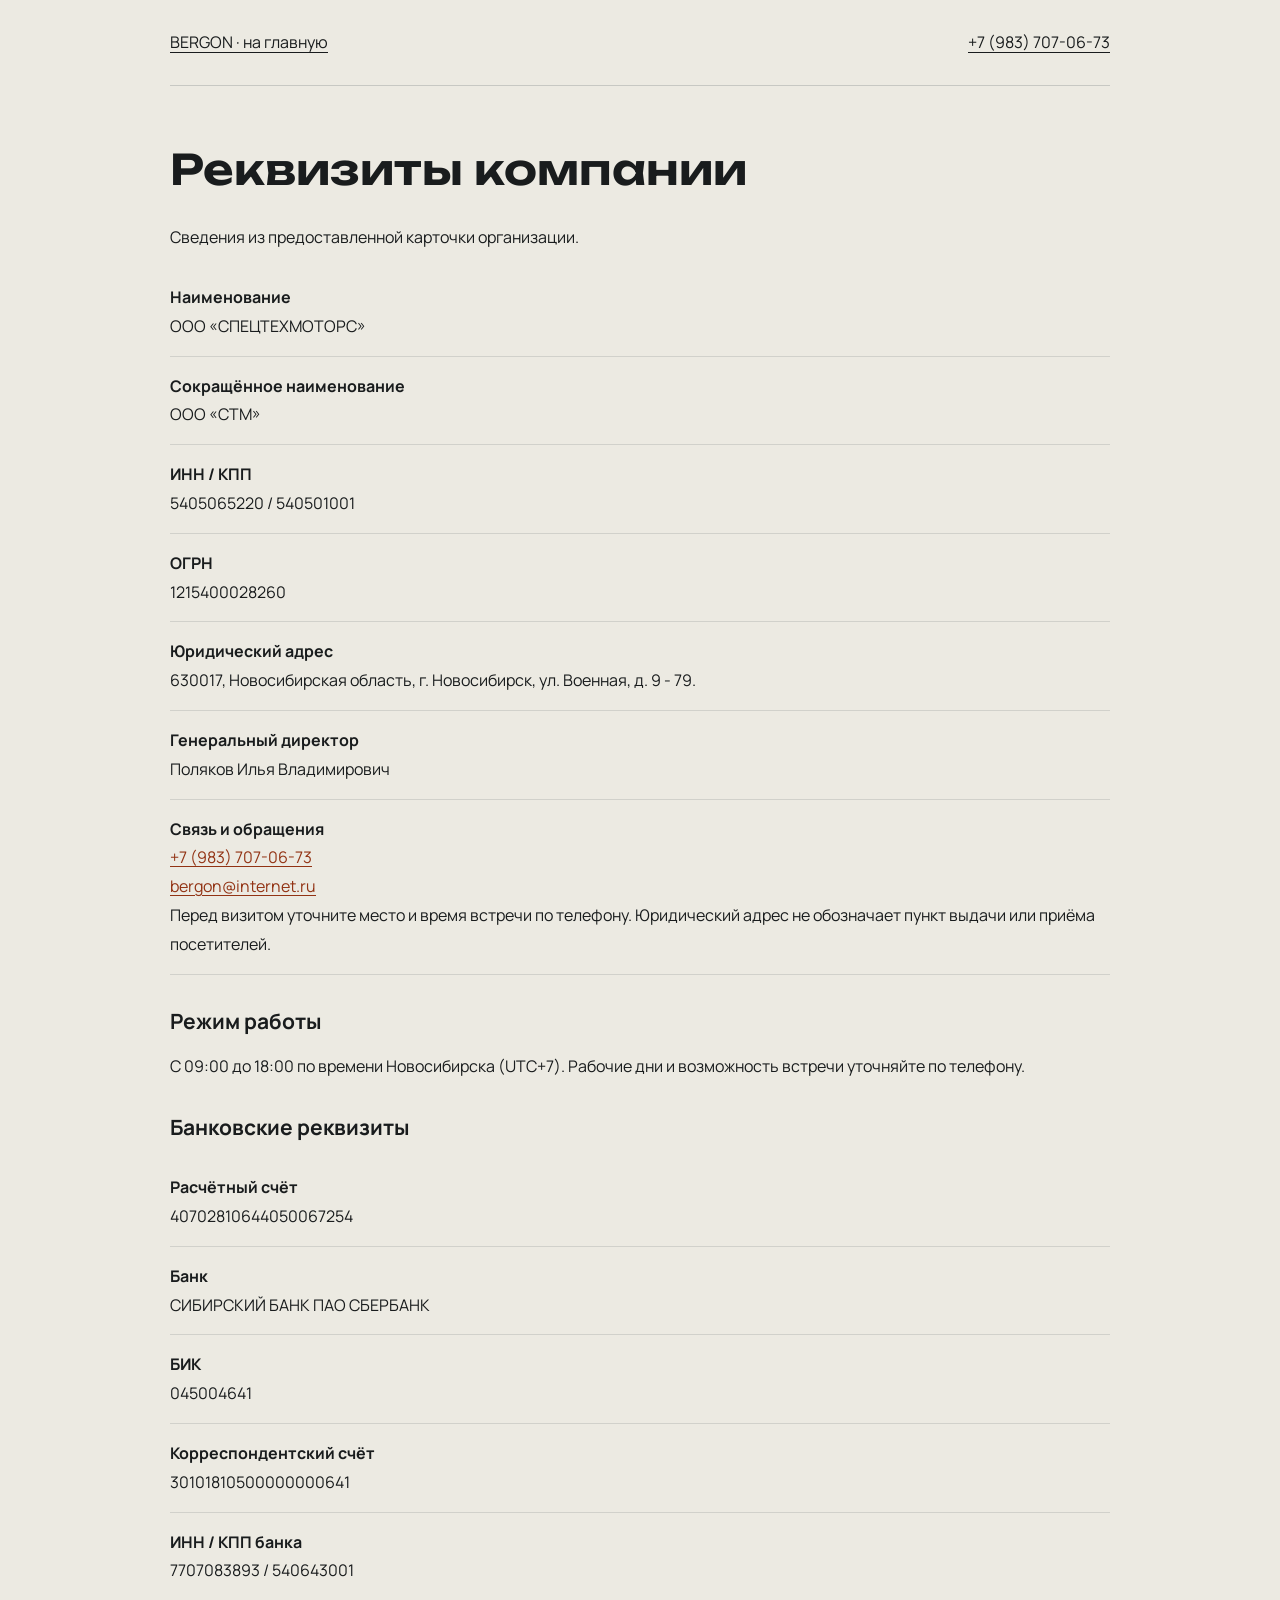
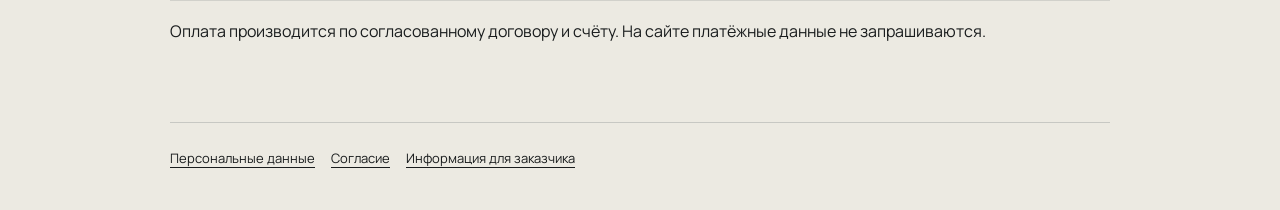
<file: company.html>
<!doctype html>
<html lang="ru"><head><meta charset="utf-8"><meta name="viewport" content="width=device-width,initial-scale=1"><title>Реквизиты компании — BERGON</title><link rel="stylesheet" href="assets/fonts/fonts.css"><link rel="stylesheet" href="legal.css?v=51"></head>
<body class="legal-page"><header class="legal-header"><a href="index.html">BERGON · на главную</a><a href="tel:+79837070673">+7 (983) 707-06-73</a></header><main class="legal-document">
<h1>Реквизиты компании</h1><p>Сведения из предоставленной карточки организации.</p>
<dl><dt>Наименование</dt><dd>ООО «СПЕЦТЕХМОТОРС»</dd><dt>Сокращённое наименование</dt><dd>ООО «СТМ»</dd>
<dt>ИНН / КПП</dt><dd>5405065220 / 540501001</dd><dt>ОГРН</dt><dd>1215400028260</dd>
<dt>Юридический адрес</dt><dd>630017, Новосибирская область, г. Новосибирск, ул. Военная, д. 9 - 79.</dd>
<dt>Генеральный директор</dt><dd>Поляков Илья Владимирович</dd>
<dt>Связь и обращения</dt><dd><a href="tel:+79837070673">+7 (983) 707-06-73</a><br><a href="mailto:bergon@internet.ru">bergon@internet.ru</a><br>Перед визитом уточните место и время встречи по телефону. Юридический адрес не обозначает пункт выдачи или приёма посетителей.</dd></dl>
<h2>Режим работы</h2><p>С 09:00 до 18:00 по времени Новосибирска (UTC+7). Рабочие дни и возможность встречи уточняйте по телефону.</p>
<h2>Банковские реквизиты</h2><dl><dt>Расчётный счёт</dt><dd>40702810644050067254</dd><dt>Банк</dt><dd>СИБИРСКИЙ БАНК ПАО СБЕРБАНК</dd><dt>БИК</dt><dd>045004641</dd><dt>Корреспондентский счёт</dt><dd>30101810500000000641</dd><dt>ИНН / КПП банка</dt><dd>7707083893 / 540643001</dd></dl>
<p>Оплата производится по согласованному договору и счёту. На сайте платёжные данные не запрашиваются.</p>
</main><footer class="legal-footer"><a href="privacy.html">Персональные данные</a><a href="consent.html">Согласие</a><a href="terms.html">Информация для заказчика</a></footer></body></html>
</file>
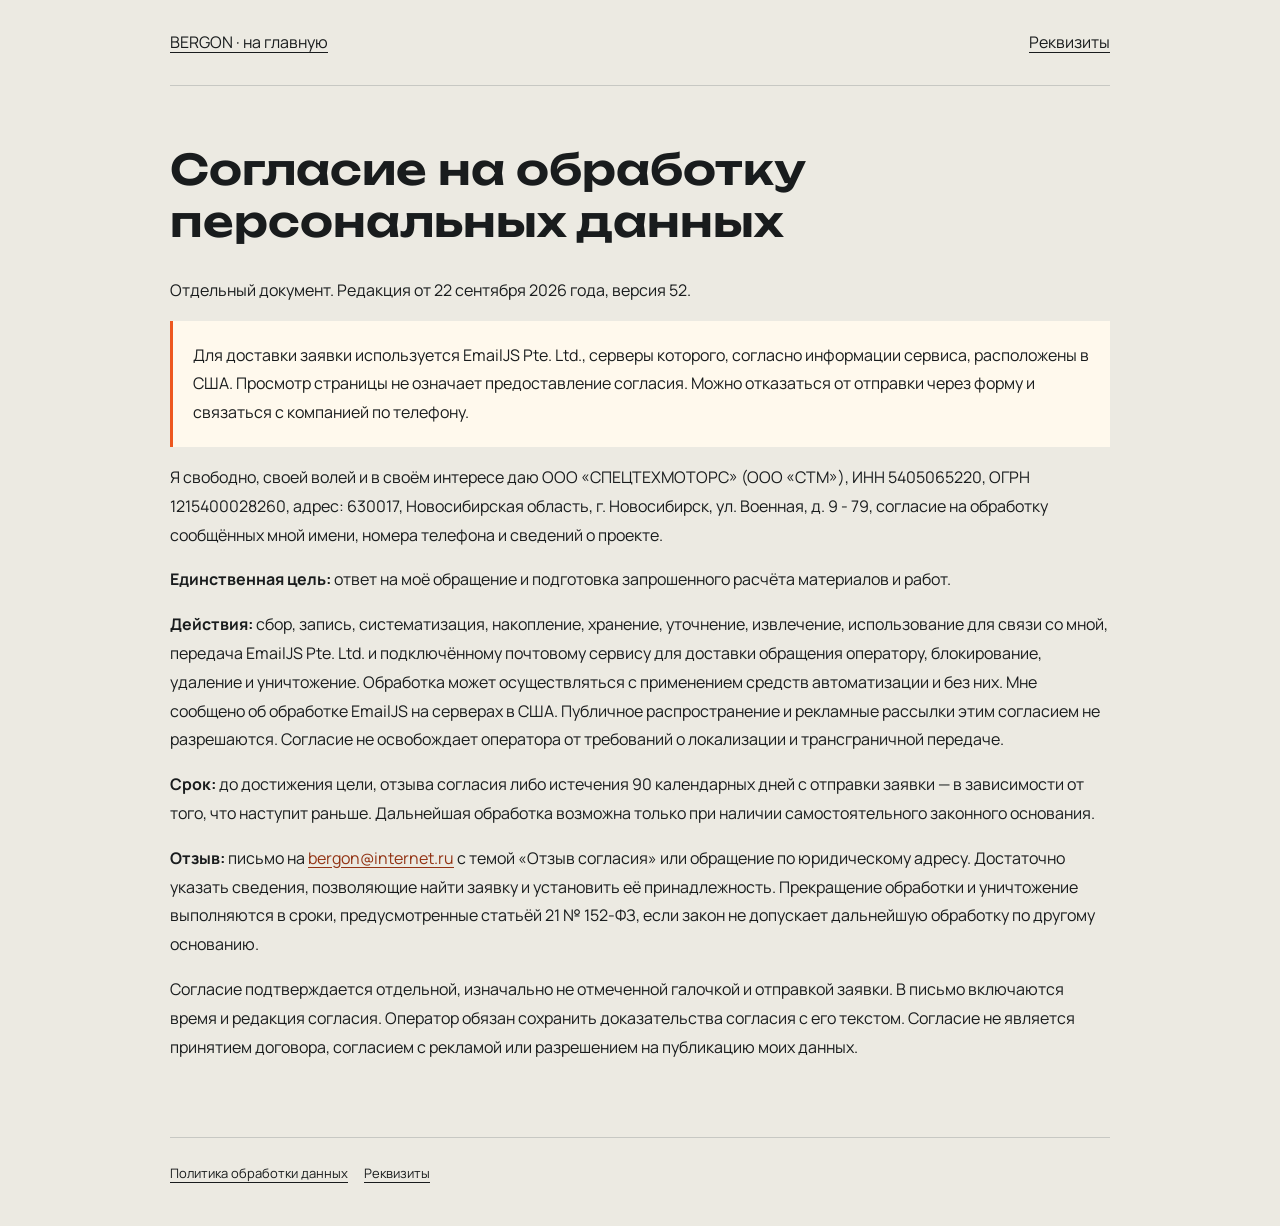
<file: consent.html>
<!doctype html>
<html lang="ru"><head><meta charset="utf-8"><meta name="viewport" content="width=device-width,initial-scale=1"><meta name="robots" content="noindex"><title>Согласие на обработку данных — BERGON</title><link rel="stylesheet" href="assets/fonts/fonts.css"><link rel="stylesheet" href="legal.css?v=51"></head>
<body class="legal-page"><header class="legal-header"><a href="index.html">BERGON · на главную</a><a href="company.html">Реквизиты</a></header><main class="legal-document">
<h1>Согласие на обработку персональных данных</h1><p>Отдельный документ. Редакция от 22 сентября 2026 года, версия 52.</p><p class="legal-notice">Для доставки заявки используется EmailJS Pte. Ltd., серверы которого, согласно информации сервиса, расположены в США. Просмотр страницы не означает предоставление согласия. Можно отказаться от отправки через форму и связаться с компанией по телефону.</p>
<p>Я свободно, своей волей и в своём интересе даю ООО «СПЕЦТЕХМОТОРС» (ООО «СТМ»), ИНН 5405065220, ОГРН 1215400028260, адрес: 630017, Новосибирская область, г. Новосибирск, ул. Военная, д. 9 - 79, согласие на обработку сообщённых мной имени, номера телефона и сведений о проекте.</p>
<p><strong>Единственная цель:</strong> ответ на моё обращение и подготовка запрошенного расчёта материалов и работ.</p>
<p><strong>Действия:</strong> сбор, запись, систематизация, накопление, хранение, уточнение, извлечение, использование для связи со мной, передача EmailJS Pte. Ltd. и подключённому почтовому сервису для доставки обращения оператору, блокирование, удаление и уничтожение. Обработка может осуществляться с применением средств автоматизации и без них. Мне сообщено об обработке EmailJS на серверах в США. Публичное распространение и рекламные рассылки этим согласием не разрешаются. Согласие не освобождает оператора от требований о локализации и трансграничной передаче.</p>
<p><strong>Срок:</strong> до достижения цели, отзыва согласия либо истечения 90 календарных дней с отправки заявки — в зависимости от того, что наступит раньше. Дальнейшая обработка возможна только при наличии самостоятельного законного основания.</p>
<p><strong>Отзыв:</strong> письмо на <a href="mailto:bergon@internet.ru">bergon@internet.ru</a> с темой «Отзыв согласия» или обращение по юридическому адресу. Достаточно указать сведения, позволяющие найти заявку и установить её принадлежность. Прекращение обработки и уничтожение выполняются в сроки, предусмотренные статьёй 21 № 152-ФЗ, если закон не допускает дальнейшую обработку по другому основанию.</p>
<p>Согласие подтверждается отдельной, изначально не отмеченной галочкой и отправкой заявки. В письмо включаются время и редакция согласия. Оператор обязан сохранить доказательства согласия с его текстом. Согласие не является принятием договора, согласием с рекламой или разрешением на публикацию моих данных.</p>
</main><footer class="legal-footer"><a href="privacy.html">Политика обработки данных</a><a href="company.html">Реквизиты</a></footer></body></html>
</file>
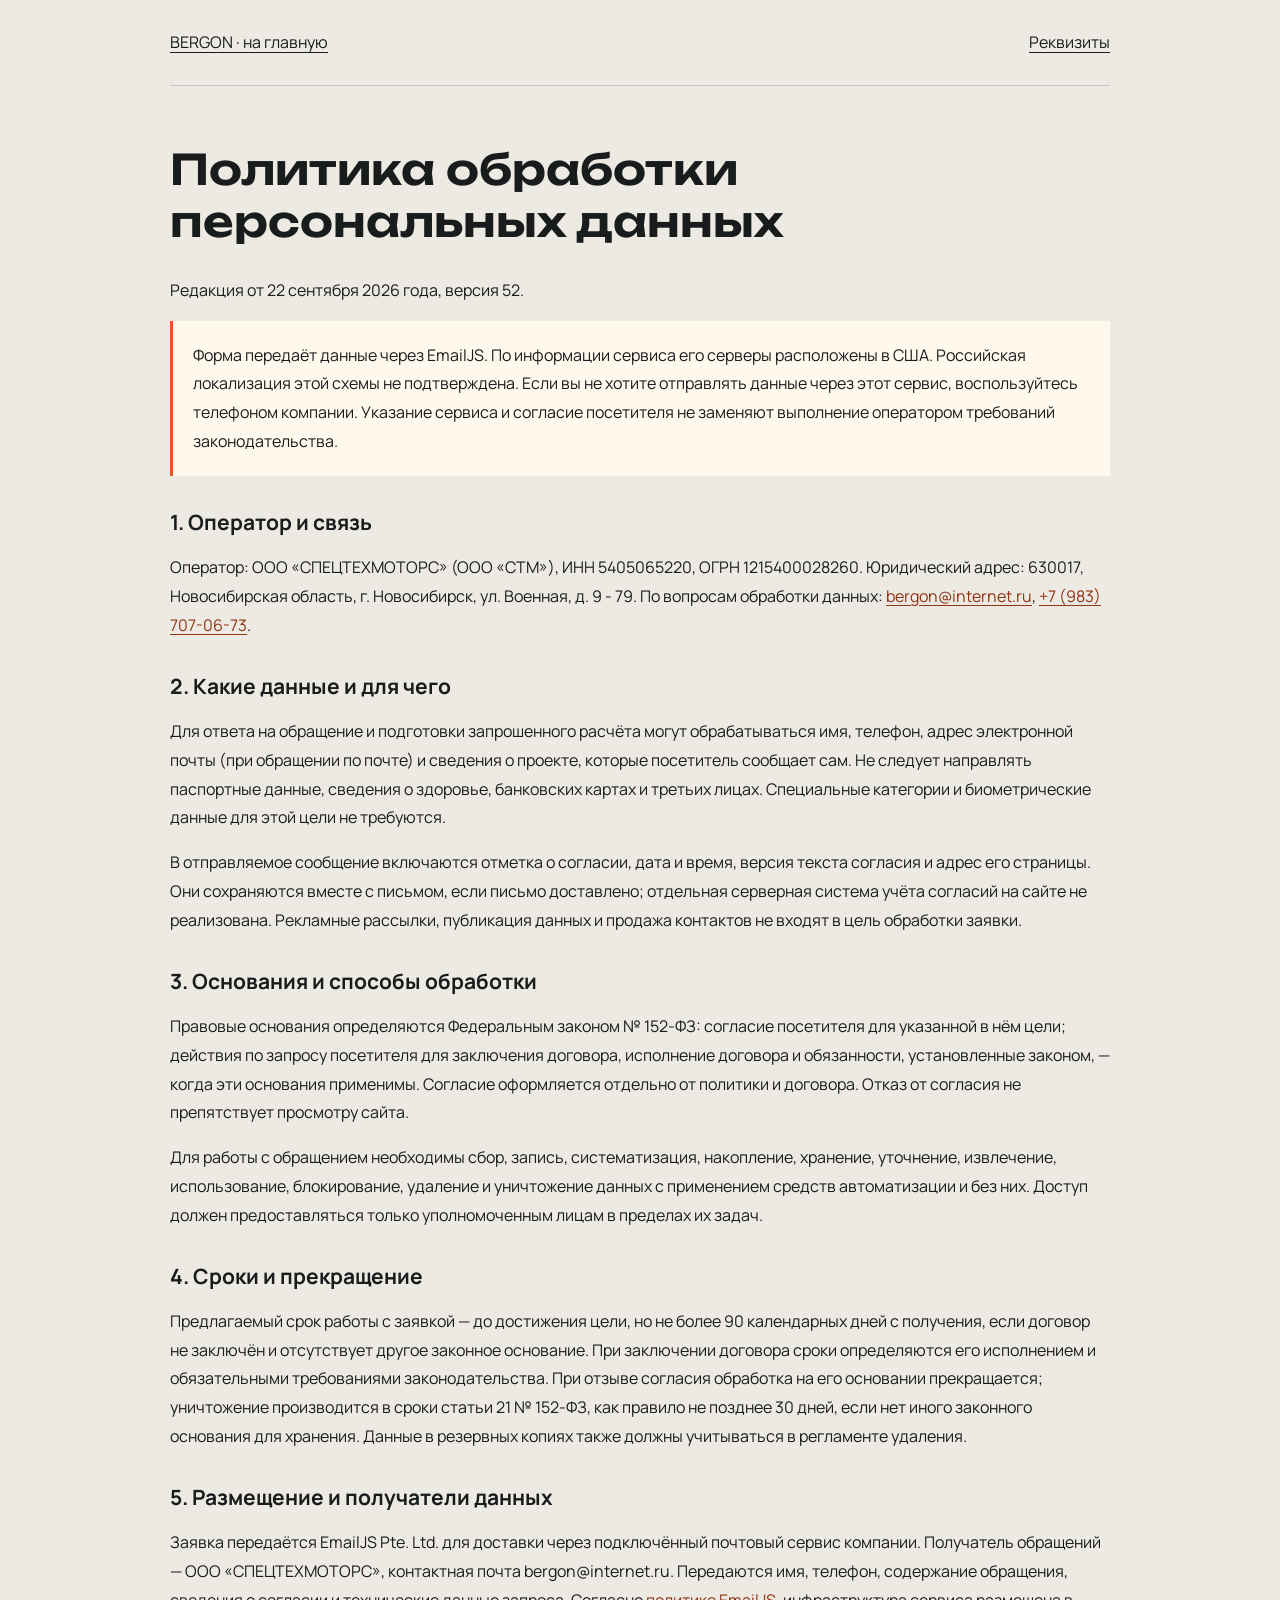
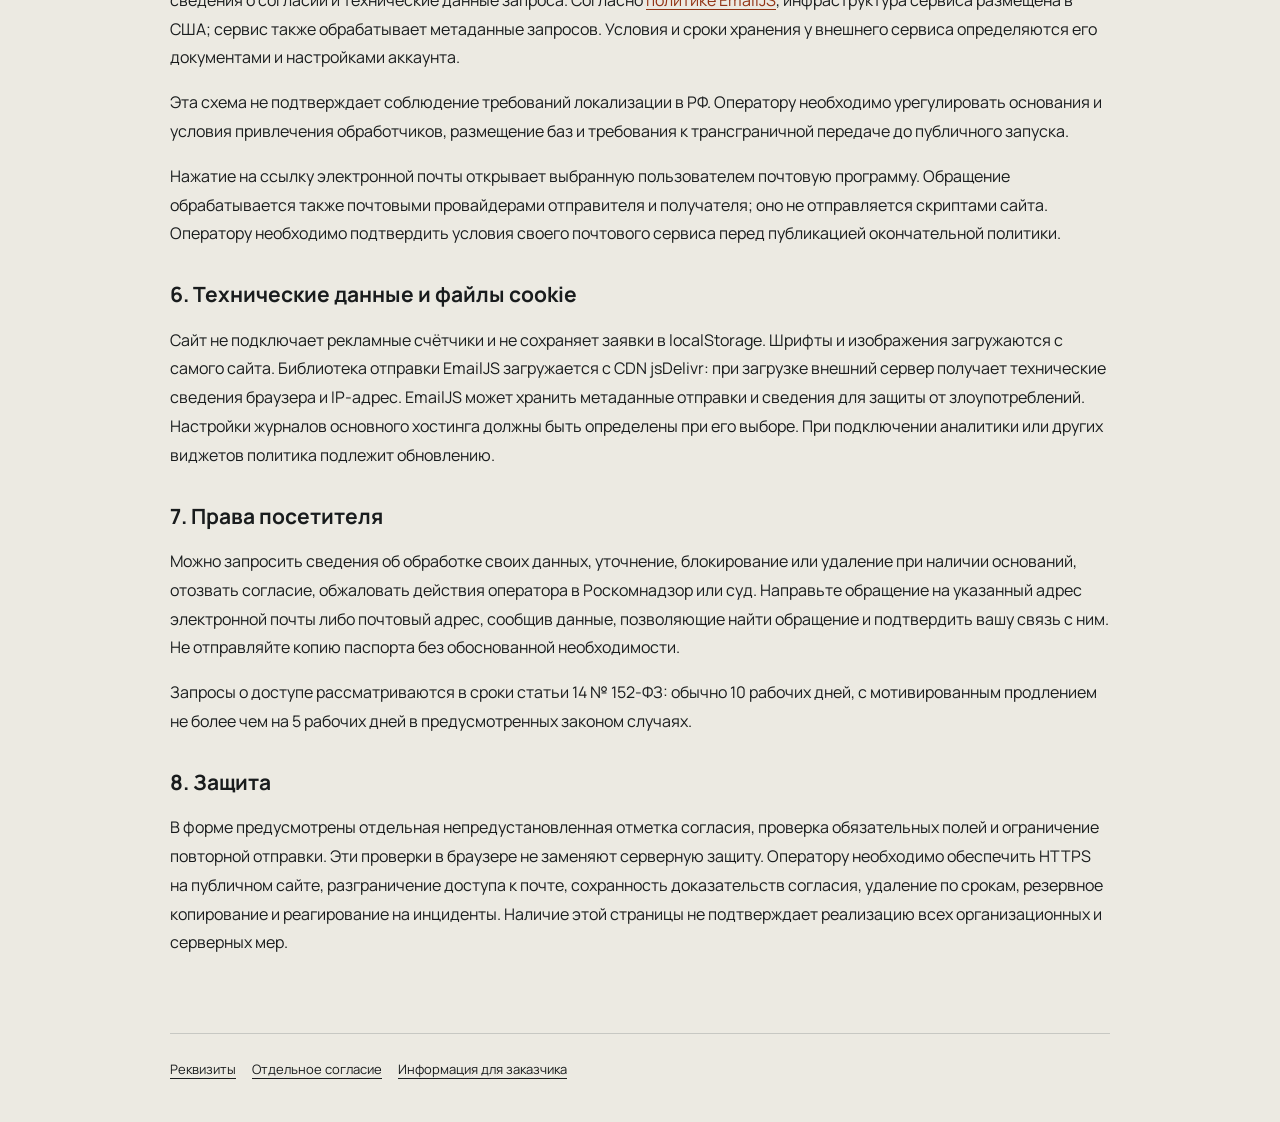
<file: privacy.html>
<!doctype html>
<html lang="ru"><head><meta charset="utf-8"><meta name="viewport" content="width=device-width,initial-scale=1"><meta name="robots" content="noindex"><title>Персональные данные — BERGON</title><link rel="stylesheet" href="assets/fonts/fonts.css"><link rel="stylesheet" href="legal.css?v=51"></head>
<body class="legal-page"><header class="legal-header"><a href="index.html">BERGON · на главную</a><a href="company.html">Реквизиты</a></header><main class="legal-document">
<h1>Политика обработки персональных данных</h1><p>Редакция от 22 сентября 2026 года, версия 52.</p>
<p class="legal-notice">Форма передаёт данные через EmailJS. По информации сервиса его серверы расположены в США. Российская локализация этой схемы не подтверждена. Если вы не хотите отправлять данные через этот сервис, воспользуйтесь телефоном компании. Указание сервиса и согласие посетителя не заменяют выполнение оператором требований законодательства.</p>
<h2>1. Оператор и связь</h2><p>Оператор: ООО «СПЕЦТЕХМОТОРС» (ООО «СТМ»), ИНН 5405065220, ОГРН 1215400028260. Юридический адрес: 630017, Новосибирская область, г. Новосибирск, ул. Военная, д. 9 - 79. По вопросам обработки данных: <a href="mailto:bergon@internet.ru">bergon@internet.ru</a>, <a href="tel:+79837070673">+7 (983) 707-06-73</a>.</p>
<h2>2. Какие данные и для чего</h2><p>Для ответа на обращение и подготовки запрошенного расчёта могут обрабатываться имя, телефон, адрес электронной почты (при обращении по почте) и сведения о проекте, которые посетитель сообщает сам. Не следует направлять паспортные данные, сведения о здоровье, банковских картах и третьих лицах. Специальные категории и биометрические данные для этой цели не требуются.</p>
<p>В отправляемое сообщение включаются отметка о согласии, дата и время, версия текста согласия и адрес его страницы. Они сохраняются вместе с письмом, если письмо доставлено; отдельная серверная система учёта согласий на сайте не реализована. Рекламные рассылки, публикация данных и продажа контактов не входят в цель обработки заявки.</p>
<h2>3. Основания и способы обработки</h2><p>Правовые основания определяются Федеральным законом № 152-ФЗ: согласие посетителя для указанной в нём цели; действия по запросу посетителя для заключения договора, исполнение договора и обязанности, установленные законом, — когда эти основания применимы. Согласие оформляется отдельно от политики и договора. Отказ от согласия не препятствует просмотру сайта.</p>
<p>Для работы с обращением необходимы сбор, запись, систематизация, накопление, хранение, уточнение, извлечение, использование, блокирование, удаление и уничтожение данных с применением средств автоматизации и без них. Доступ должен предоставляться только уполномоченным лицам в пределах их задач.</p>
<h2>4. Сроки и прекращение</h2><p>Предлагаемый срок работы с заявкой — до достижения цели, но не более 90 календарных дней с получения, если договор не заключён и отсутствует другое законное основание. При заключении договора сроки определяются его исполнением и обязательными требованиями законодательства. При отзыве согласия обработка на его основании прекращается; уничтожение производится в сроки статьи 21 № 152-ФЗ, как правило не позднее 30 дней, если нет иного законного основания для хранения. Данные в резервных копиях также должны учитываться в регламенте удаления.</p>
<h2>5. Размещение и получатели данных</h2><p>Заявка передаётся EmailJS Pte. Ltd. для доставки через подключённый почтовый сервис компании. Получатель обращений — ООО «СПЕЦТЕХМОТОРС», контактная почта bergon@internet.ru. Передаются имя, телефон, содержание обращения, сведения о согласии и технические данные запроса. Согласно <a href="https://www.emailjs.com/legal/privacy-policy/" rel="noopener" target="_blank">политике EmailJS</a>, инфраструктура сервиса размещена в США; сервис также обрабатывает метаданные запросов. Условия и сроки хранения у внешнего сервиса определяются его документами и настройками аккаунта.</p><p>Эта схема не подтверждает соблюдение требований локализации в РФ. Оператору необходимо урегулировать основания и условия привлечения обработчиков, размещение баз и требования к трансграничной передаче до публичного запуска.</p>
<p>Нажатие на ссылку электронной почты открывает выбранную пользователем почтовую программу. Обращение обрабатывается также почтовыми провайдерами отправителя и получателя; оно не отправляется скриптами сайта. Оператору необходимо подтвердить условия своего почтового сервиса перед публикацией окончательной политики.</p>
<h2>6. Технические данные и файлы cookie</h2><p>Сайт не подключает рекламные счётчики и не сохраняет заявки в localStorage. Шрифты и изображения загружаются с самого сайта. Библиотека отправки EmailJS загружается с CDN jsDelivr: при загрузке внешний сервер получает технические сведения браузера и IP-адрес. EmailJS может хранить метаданные отправки и сведения для защиты от злоупотреблений. Настройки журналов основного хостинга должны быть определены при его выборе. При подключении аналитики или других виджетов политика подлежит обновлению.</p>
<h2>7. Права посетителя</h2><p>Можно запросить сведения об обработке своих данных, уточнение, блокирование или удаление при наличии оснований, отозвать согласие, обжаловать действия оператора в Роскомнадзор или суд. Направьте обращение на указанный адрес электронной почты либо почтовый адрес, сообщив данные, позволяющие найти обращение и подтвердить вашу связь с ним. Не отправляйте копию паспорта без обоснованной необходимости.</p>
<p>Запросы о доступе рассматриваются в сроки статьи 14 № 152-ФЗ: обычно 10 рабочих дней, с мотивированным продлением не более чем на 5 рабочих дней в предусмотренных законом случаях.</p>
<h2>8. Защита</h2><p>В форме предусмотрены отдельная непредустановленная отметка согласия, проверка обязательных полей и ограничение повторной отправки. Эти проверки в браузере не заменяют серверную защиту. Оператору необходимо обеспечить HTTPS на публичном сайте, разграничение доступа к почте, сохранность доказательств согласия, удаление по срокам, резервное копирование и реагирование на инциденты. Наличие этой страницы не подтверждает реализацию всех организационных и серверных мер.</p>
</main><footer class="legal-footer"><a href="company.html">Реквизиты</a><a href="consent.html">Отдельное согласие</a><a href="terms.html">Информация для заказчика</a></footer></body></html>
</file>
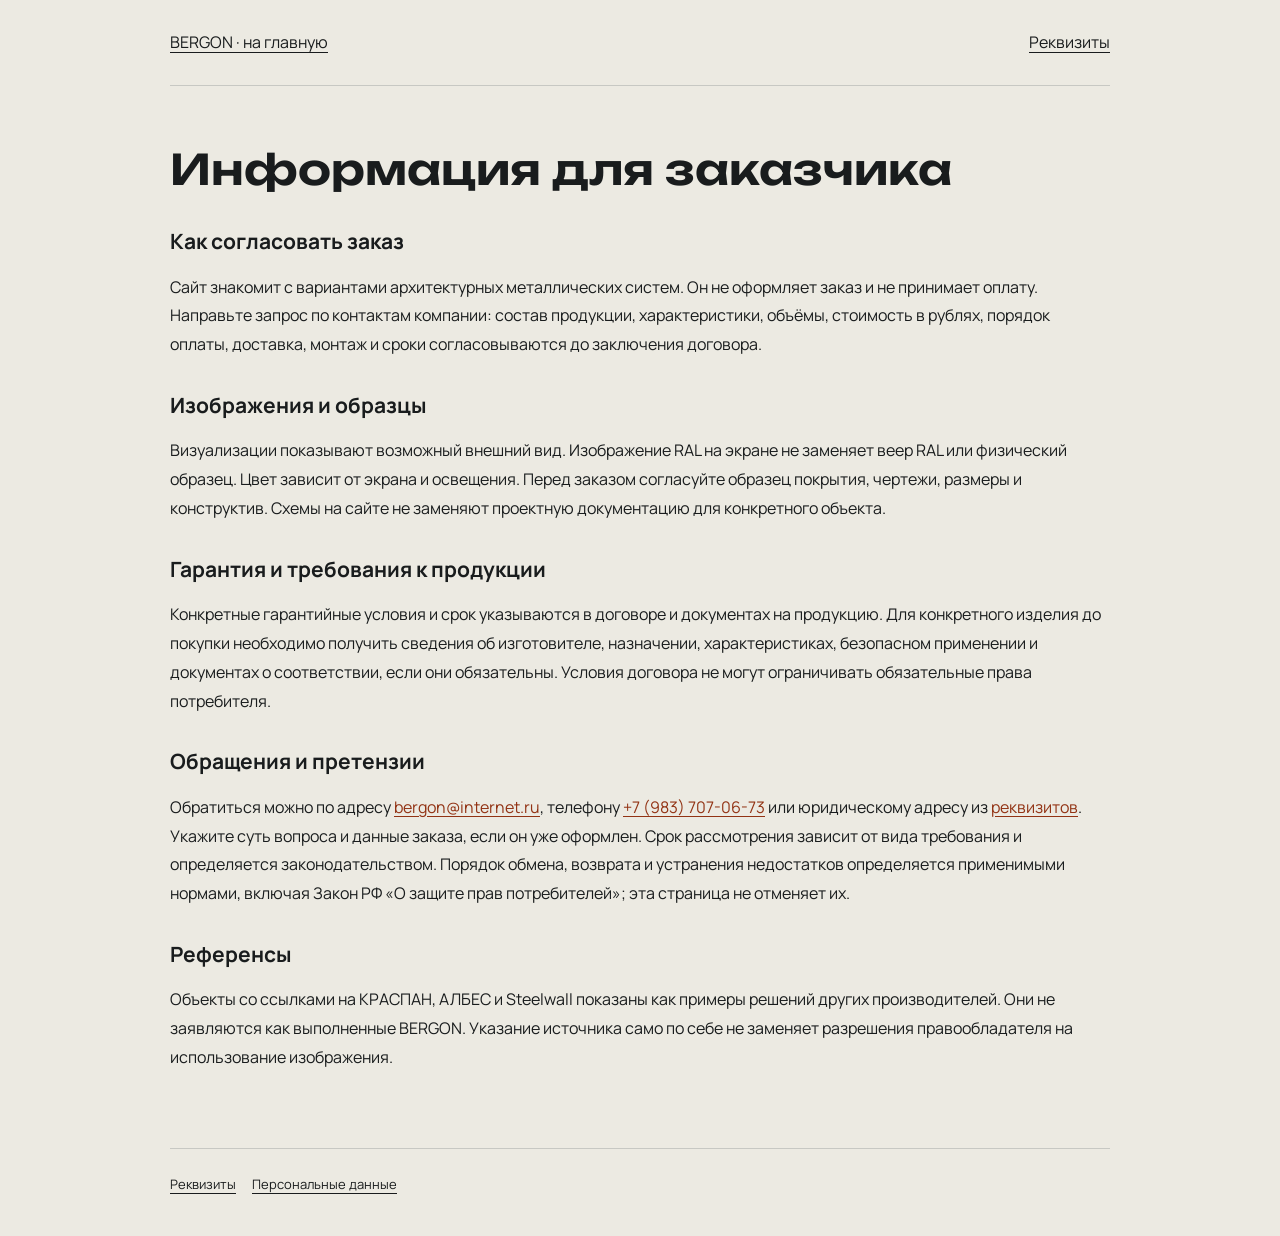
<file: terms.html>
<!doctype html>
<html lang="ru"><head><meta charset="utf-8"><meta name="viewport" content="width=device-width,initial-scale=1"><title>Информация для заказчика — BERGON</title><link rel="stylesheet" href="assets/fonts/fonts.css"><link rel="stylesheet" href="legal.css?v=51"></head>
<body class="legal-page"><header class="legal-header"><a href="index.html">BERGON · на главную</a><a href="company.html">Реквизиты</a></header><main class="legal-document">
<h1>Информация для заказчика</h1><h2>Как согласовать заказ</h2><p>Сайт знакомит с вариантами архитектурных металлических систем. Он не оформляет заказ и не принимает оплату. Направьте запрос по контактам компании: состав продукции, характеристики, объёмы, стоимость в рублях, порядок оплаты, доставка, монтаж и сроки согласовываются до заключения договора.</p>
<h2>Изображения и образцы</h2><p>Визуализации показывают возможный внешний вид. Изображение RAL на экране не заменяет веер RAL или физический образец. Цвет зависит от экрана и освещения. Перед заказом согласуйте образец покрытия, чертежи, размеры и конструктив. Схемы на сайте не заменяют проектную документацию для конкретного объекта.</p>
<h2>Гарантия и требования к продукции</h2><p>Конкретные гарантийные условия и срок указываются в договоре и документах на продукцию. Для конкретного изделия до покупки необходимо получить сведения об изготовителе, назначении, характеристиках, безопасном применении и документах о соответствии, если они обязательны. Условия договора не могут ограничивать обязательные права потребителя.</p>
<h2>Обращения и претензии</h2><p>Обратиться можно по адресу <a href="mailto:bergon@internet.ru">bergon@internet.ru</a>, телефону <a href="tel:+79837070673">+7 (983) 707-06-73</a> или юридическому адресу из <a href="company.html">реквизитов</a>. Укажите суть вопроса и данные заказа, если он уже оформлен. Срок рассмотрения зависит от вида требования и определяется законодательством. Порядок обмена, возврата и устранения недостатков определяется применимыми нормами, включая Закон РФ «О защите прав потребителей»; эта страница не отменяет их.</p>
<h2>Референсы</h2><p>Объекты со ссылками на КРАСПАН, АЛБЕС и Steelwall показаны как примеры решений других производителей. Они не заявляются как выполненные BERGON. Указание источника само по себе не заменяет разрешения правообладателя на использование изображения.</p>
</main><footer class="legal-footer"><a href="company.html">Реквизиты</a><a href="privacy.html">Персональные данные</a></footer></body></html>
</file>
<file: assets/fonts/fonts.css>
@font-face{font-family:Manrope;font-style:normal;font-weight:400;font-display:swap;src:url(manrope-400.ttf) format('truetype')}
@font-face{font-family:Manrope;font-style:normal;font-weight:500;font-display:swap;src:url(manrope-500.ttf) format('truetype')}
@font-face{font-family:Manrope;font-style:normal;font-weight:600;font-display:swap;src:url(manrope-600.ttf) format('truetype')}
@font-face{font-family:Manrope;font-style:normal;font-weight:700;font-display:swap;src:url(manrope-700.ttf) format('truetype')}
@font-face{font-family:Unbounded;font-style:normal;font-weight:500;font-display:swap;src:url(unbounded-500.ttf) format('truetype')}
@font-face{font-family:Unbounded;font-style:normal;font-weight:600;font-display:swap;src:url(unbounded-600.ttf) format('truetype')}
</file>
<file: legal.css>
.footer-legal{grid-column:1/-1;flex-basis:100%;border-top:1px solid #ffffff30;padding-top:24px;max-width:100%;font-size:12px;line-height:1.8}
.footer-legal nav{display:flex;flex-wrap:wrap;gap:12px 26px;margin:18px 0}
.footer-legal a,.contact-form small a,.consent-check a,.form-availability a{text-decoration:underline;text-underline-offset:4px}
.contact-form fieldset{border:0;padding:0;margin:0;display:grid;gap:24px;min-width:0}
.contact-form .consent-check{display:flex;flex-direction:row;align-items:flex-start;gap:12px;line-height:1.6}
.footer .footer-legal p{color:#c3c5c1;font-size:12px}
.contact-form .consent-check input{width:20px;height:20px;margin:3px 0 0;flex-shrink:0;accent-color:#ed571f}
.contact-form .consent-check span{font-size:12px;letter-spacing:normal;text-transform:none}
.contact-form fieldset button:disabled{cursor:not-allowed;opacity:.65;transform:none}
.form-availability{padding:24px;margin:0;border:1px solid #cdcec6;border-top:3px solid #ed571f;background:#f5f4ee;line-height:1.6;font-size:14px;min-width:0}
.availability-heading{display:flex;align-items:center;gap:10px;font-size:10px;font-weight:700;letter-spacing:.09em;color:#535951}
.availability-mark{display:grid;place-items:center;width:25px;height:25px;background:#ed571f;color:#fff;font-size:18px;flex-shrink:0}
.availability-hours{display:flex;flex-direction:column;gap:3px;margin:19px 0 17px}
.availability-hours strong{font-size:clamp(24px,2.6vw,32px);line-height:1.2;letter-spacing:-.04em;color:#191c1d;white-space:nowrap;font-weight:600}
.availability-hours>span{font-size:12px;color:#596057}
.form-availability .availability-email{display:flex;align-items:center;justify-content:space-between;gap:10px;color:#191c1d;font-size:15px;font-weight:600;text-decoration:none;padding:10px 0;border-bottom:1px solid #babeb4;overflow-wrap:anywhere}
.availability-email>span:last-child{color:#aa3b11;font-size:19px}
.availability-privacy{margin-top:17px;font-size:11px;line-height:1.65;color:#555c54}
.availability-privacy p{margin:0 0 5px}
.availability-privacy a{color:#424a40;text-decoration-thickness:1px}
.form-availability a:hover{color:#a8370e}
.form-availability a:focus-visible{outline:2px solid #a8370e;outline-offset:5px}
.visually-hidden{position:absolute;width:1px;height:1px;overflow:hidden;clip-path:inset(50%);white-space:nowrap}
.legal-page{margin:0;background:#eceae2;color:#191c1d;font:16px/1.8 Manrope,Arial,sans-serif}
.legal-header,.legal-document,.legal-footer{width:min(940px,calc(100% - 40px));margin:auto}
.legal-header{padding:28px 0;border-bottom:1px solid #c7c8c3;display:flex;justify-content:space-between;gap:20px;flex-wrap:wrap}
.legal-header a,.legal-footer a{color:#191c1d;text-decoration:underline;text-underline-offset:4px}
.legal-document{padding:42px 0 60px;overflow-wrap:anywhere}
.legal-document h1{font:600 clamp(25px,4vw,42px)/1.25 Unbounded,Arial,sans-serif;margin:15px 0 28px}
.legal-document h2{font-size:21px;line-height:1.4;margin:32px 0 12px}
.legal-document a{color:#923314;text-underline-offset:3px}
.legal-document dt{font-weight:700;padding-top:15px}
.legal-document dd{margin:0;padding-bottom:15px;border-bottom:1px solid #d1d1cb}
.legal-notice{padding:20px;background:#fff9ed;border-left:3px solid #ed571f}
.legal-footer{padding:24px 0 40px;border-top:1px solid #c7c8c3;display:flex;flex-wrap:wrap;gap:16px;font-size:13px}
@media(max-width:600px){.footer-legal nav{flex-direction:column;gap:12px}.legal-document{padding-top:24px}.form-availability{padding:16px}}
</file>
